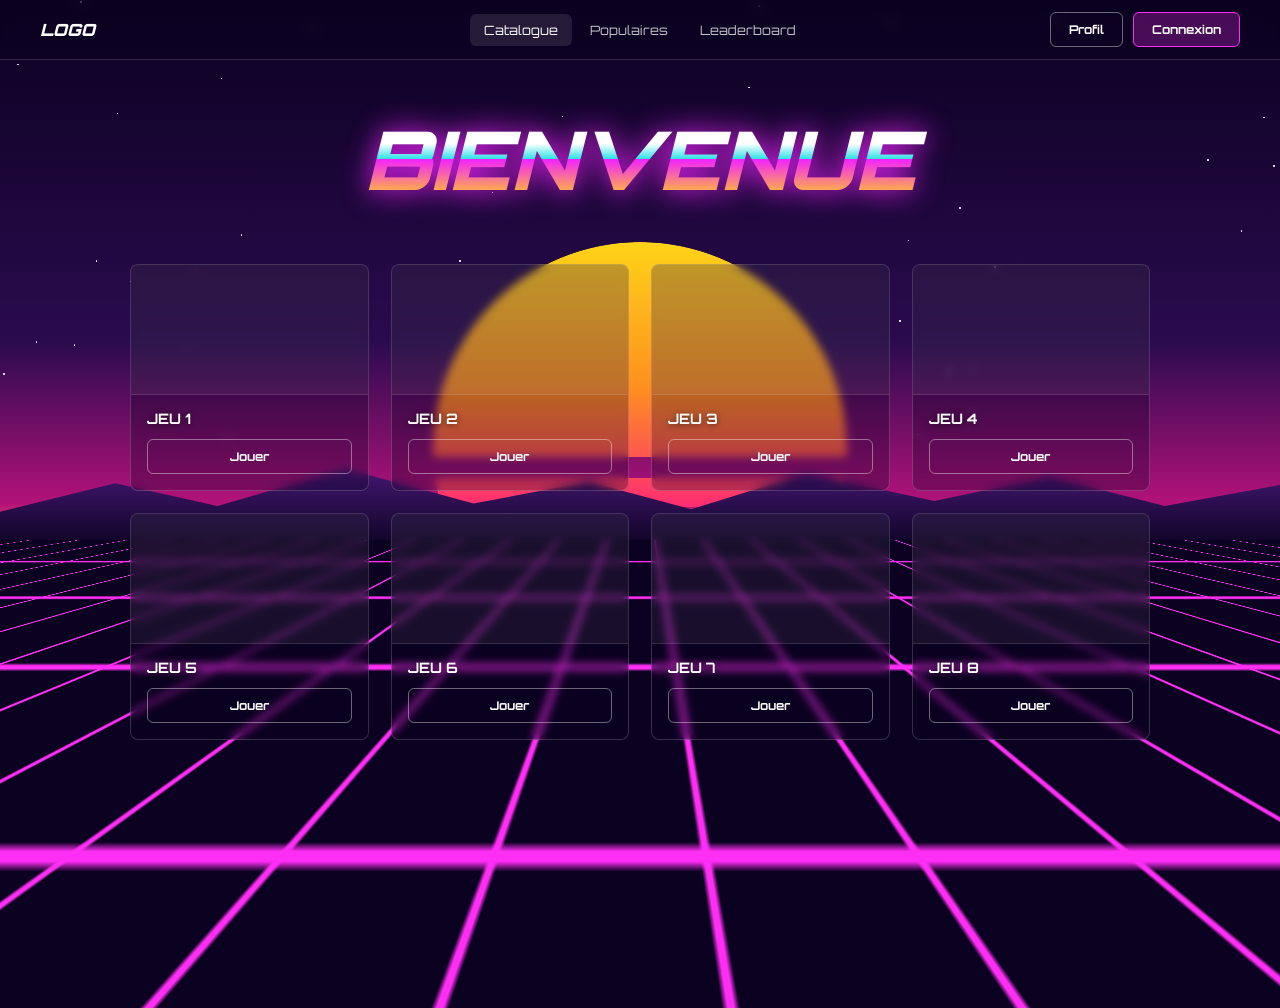
<file: spec/maquettes/index.html>
<!DOCTYPE html>
<html lang="en">
<head>
    <meta charset="UTF-8">
    <meta name="viewport" content="width=device-width, initial-scale=1.0">
    <title>Catalogue</title>
    <link href="https://fonts.googleapis.com/css2?family=Orbitron:wght@500;700;900&display=swap" rel="stylesheet">
    <link rel="stylesheet" href="style/style_index.css">
</head>
<body>
    <div class="stars"></div>
    <div class="sun"></div>
    <div class="mountains"></div>
    <div class="grid"></div>

    <header class="navbar">
        <a href="index.html" class="logo">LOGO</a>

        <nav class="nav-links">
            <a href="index.html" class="active">Catalogue</a>
            <a href="PagePopulaire.html">Populaires</a>
            <a href="PageLeaderboard.html">Leaderboard</a>
            
        </nav>

        <div class="nav-actions">
            <a href="PageDeProfil.html" class="btn btn-ghost">Profil</a>
            <a href="PageDeConnexion.html" class="btn btn-main">Connexion</a>
        </div>
    </header>

    <h1>BIENVENUE</h1>

    <section class="catalog">
        <article class="card">
            <div class="cover"></div>
            <div class="info">
                <h2>JEU 1</h2>
                <a href="PageDeJeu1.html" class="btn btn-ghost">Jouer</a>
            </div>
        </article>

        <article class="card">
            <div class="cover"></div>
            <div class="info">
                <h2>JEU 2</h2>
                <a href="PageDeJeu2.html" class="btn btn-ghost">Jouer</a>
            </div>
        </article>

        <article class="card">
            <div class="cover"></div>
            <div class="info">
                <h2>JEU 3</h2>
                <a href="PageDeJeu1.html" class="btn btn-ghost">Jouer</a>
            </div>
        </article>

        <article class="card">
            <div class="cover"></div>
            <div class="info">
                <h2>JEU 4</h2>
                <a href="PageDeJeu1.html" class="btn btn-ghost">Jouer</a>
            </div>
        </article>

        <article class="card">
            <div class="cover"></div>
            <div class="info">
                <h2>JEU 5</h2>
                <a href="PageDeJeu1.html" class="btn btn-ghost">Jouer</a>
            </div>
        </article>

        <article class="card">
            <div class="cover"></div>
            <div class="info">
                <h2>JEU 6</h2>
                <a href="PageDeJeu1.html" class="btn btn-ghost">Jouer</a>
            </div>
        </article>

        <article class="card">
            <div class="cover"></div>
            <div class="info">
                <h2>JEU 7</h2>
                <a href="PageDeJeu1.html" class="btn btn-ghost">Jouer</a>
            </div>
        </article>

        <article class="card">
            <div class="cover"></div>
            <div class="info">
                <h2>JEU 8</h2>
                <a href="PageDeJeu1.html" class="btn btn-ghost">Jouer</a>
            </div>
        </article>
    </section>

    <script src="script/script.js"></script>
</body>
</html>
</file>
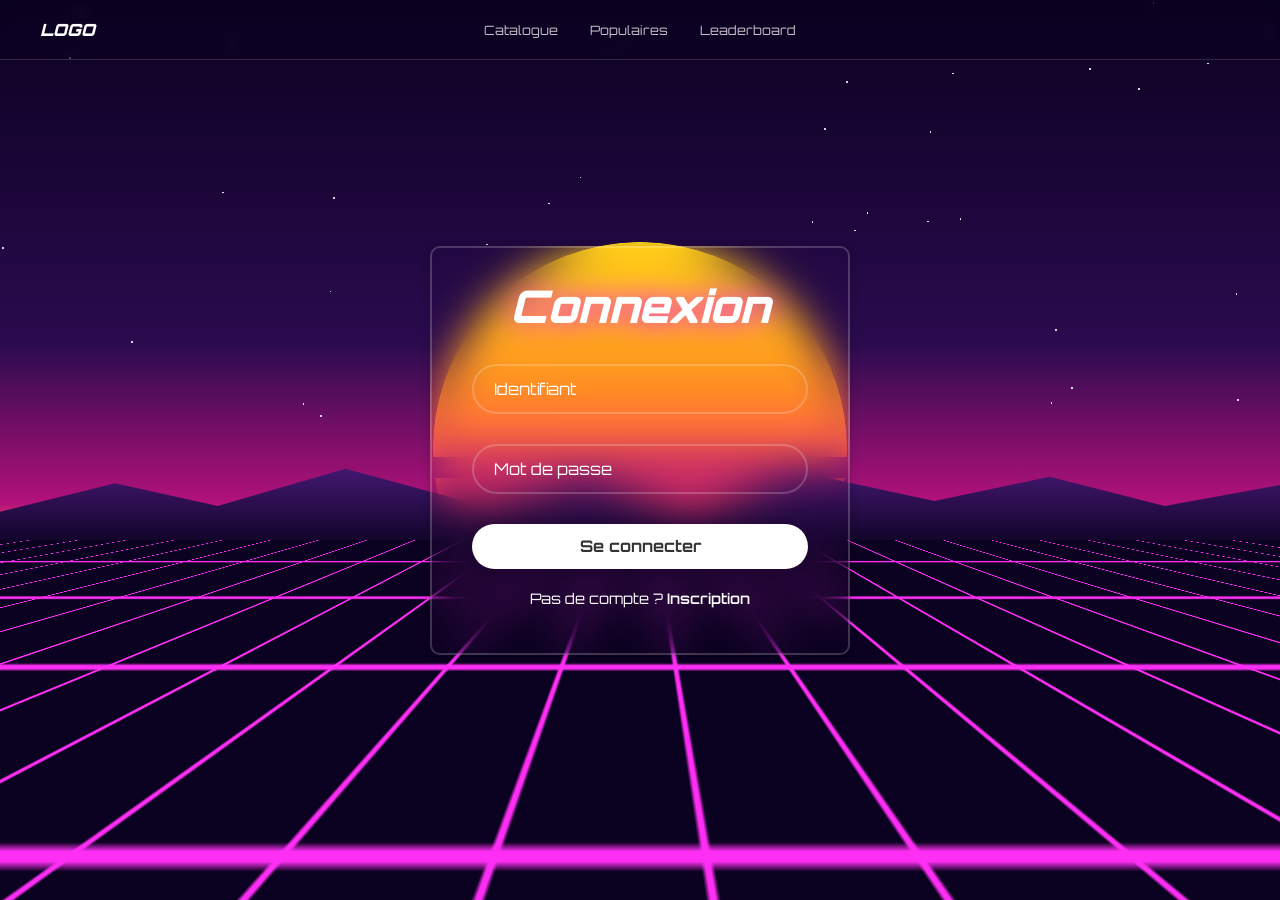
<file: spec/maquettes/PageDeConnexion.html>
<!DOCTYPE html>
<html lang="fr">
<head>
    <meta charset="UTF-8">
    <title>Page de connexion</title>

    <!--Importation de boxicons pour les icons-->
    <link href="https://cdn.boxicons.com/3.0.8/fonts/filled/boxicons-filled.min.css" rel="stylesheet">

    <!-- Lien vers Google Fonts -->
    <link rel="preconnect" href="https://fonts.googleapis.com">
    <link rel="preconnect" href="https://fonts.gstatic.com" crossorigin>
<!--    <link href="https://fonts.googleapis.com/css2?family=Poppins:wght@400;600&display=swap" rel="stylesheet">-->
    <link href="https://fonts.googleapis.com/css2?family=Orbitron:wght@500;700;900&display=swap" rel="stylesheet">

    <link rel="stylesheet" href="style/style_formulaire.css">


</head>
<body>
    <div class="stars"></div>
    <div class="sun"></div>
    <div class="mountains"></div>
    <div class="grid"></div>

    <header class="navbar">
        <a href="index.html" class="logo">LOGO</a>

        <nav class="nav-links">
            <a href="index.html">Catalogue</a>
            <a href="PagePopulaire.html">Populaires</a>
            <a href="PageLeaderboard.html">Leaderboard</a>

        </nav>

    </header>

    <div class="wrapper">
        <form action="">
            <h1>Connexion</h1>

            <div class="input-a">
                <input type="text" name="identifiant" aria-label="Identifiant" placeholder="Identifiant" required>
                <i class="bxf bx-user"></i> <!-- icon utilisateur -->
            </div>

            <div class="input-a">
                <input type="password" name="motdepasse" aria-label="Mot de passe" placeholder="Mot de passe" required>
                <i class="bxf bx-lock"></i> <!-- icon cadenas -->
            </div>

            <button type="submit" class="btn">Se connecter</button>

            <div class="creation_compte">
                <p>Pas de compte ? <a href="PageInscription.html">Inscription</a></p>

            </div>
        </form>
    </div>

    <script src="script/script.js"></script>
</body>
</html>
</file>
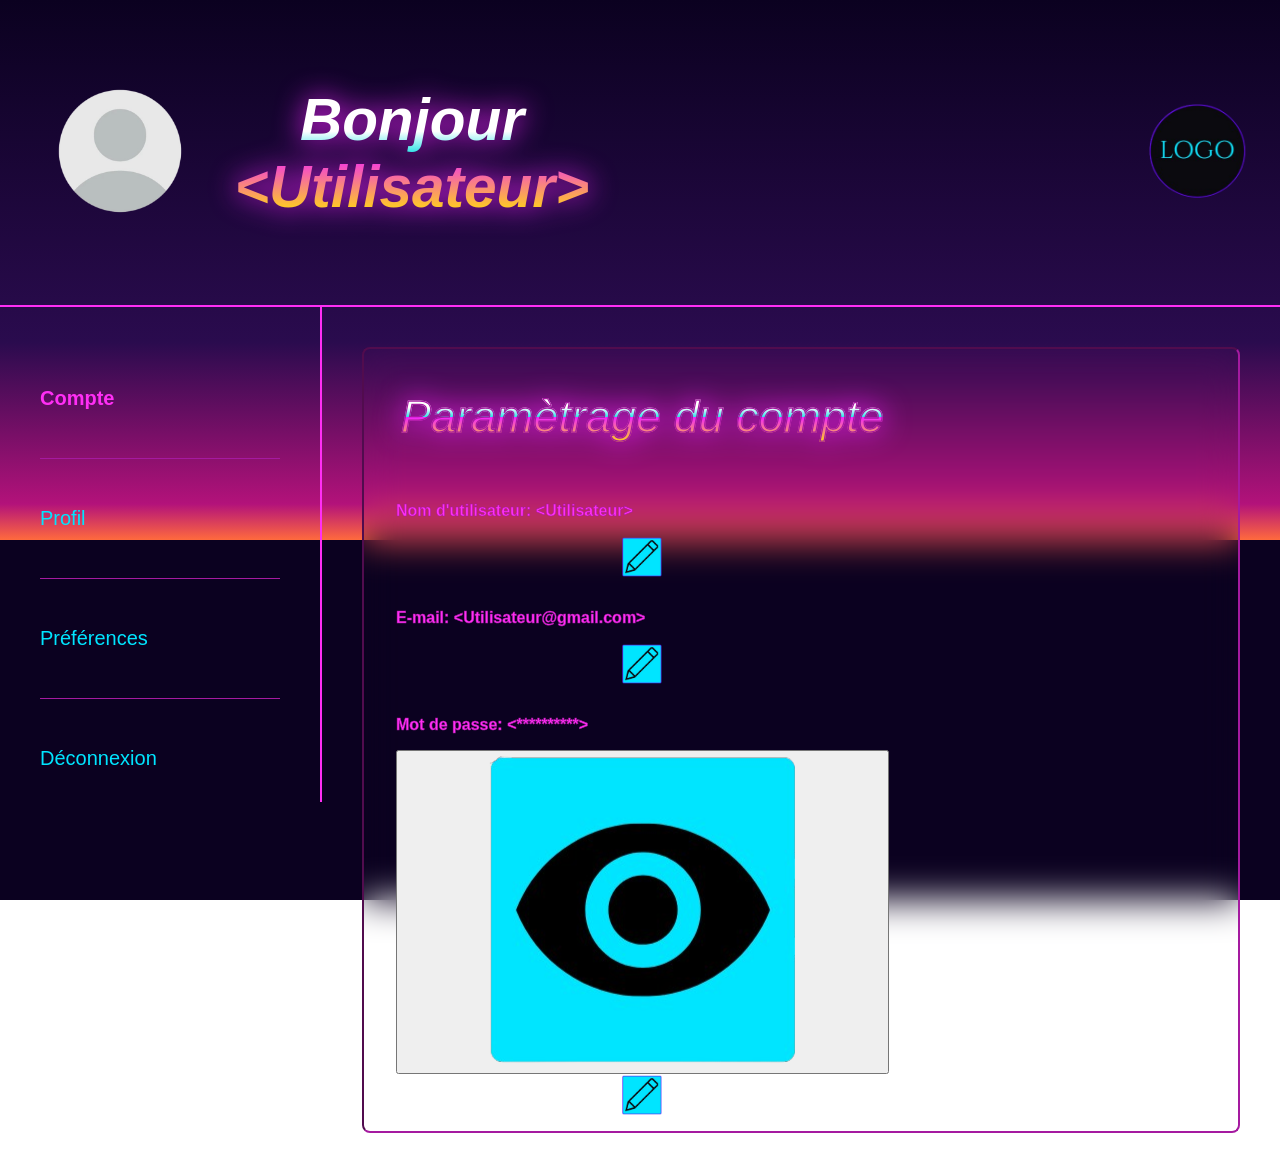
<file: spec/maquettes/PageDeProfil.html>
<!DOCTYPE html>
<html lang="en">
<head>
	<meta charset="UTF-8">
	<title>Title</title>
	<link rel="stylesheet" href="style/style_profil.css">

</head>
<body>
	<header id="entete">
        	<nav id="nav_horizontale">
            	<ul>
                	<li>
						<label for="clic-profil">
							<img src="public/images/photoProfilAnonyme.png" alt="Photo de profil" width=500 height=500 id="imageProfil">
						</label>
					</li>
                	<li><h1>Bonjour &ltUtilisateur&gt</h1></li>
            	</ul>
            	<ul id="menu">
                	<li >
						<a href="index.php">
  							<img src="public/images/LogoPlaceHolder.png" alt="Logo vers le menu" width=216 height=222 id="imageLogo">
						</a>
					</li>
            	</ul>
        </nav>
    </header>

	<div id = "paramètres">
		<input type="radio" id="clic-compte" name="clic-parametres" checked>
  		<input type="radio" id="clic-profil" name="clic-parametres">
 		<input type="radio" id="clic-preferences" name="clic-parametres">
  		<input type="radio" id="clic-déconnexion" name="clic-parametres">
		<nav id="nav_verticale">
			<ul>
				<li class="lien_navigation"><label for="clic-compte">Compte</label></li>
      			<li class="lien_navigation"><label for="clic-profil">Profil</label></li>
      			<li class="lien_navigation"><label for="clic-preferences">Préférences</label></li>
      			<li class="lien_navigation" id="dernier"><label for="clic-déconnexion">Déconnexion</label></li>
			</ul>
		</nav>

		<div id="contenu_paramètre">
			<section id="compte" class="section_paramètre">
				<h2> Paramètrage du compte </h2>
				<form>
					<div>
						<p> Nom d'utilisateur: &ltUtilisateur&gt </p>
						<button type="button" class="modification"> <img src="public/images/modification.png" width=420 height=420 alt="image du bouton de modification"> </button>
					</div>
					<div>
						<p> E-mail: &ltUtilisateur@gmail.com&gt </p>
						<button type="button" class="modification"> <img src="public/images/modification.png" width=420 height=420 alt="image du bouton de modification"> </button>
					</div>
					<div>
						<p> Mot de passe: &lt**********&gt </p>
						<button type="button" class="visibilité"> <img src="public/images/visibilité.png" width=315 height="315"  alt="image du bouton de visibilité du mot de passe"> </button>
						<button type="button" class="modification"> <img src="public/images/modification.png" width=420 height=420 alt="image du bouton de modification"> </button>
					</div>
				</form>
			</section> 
			<section id="profil" class="section_paramètre">
				<h2> Paramètrage du profil </h2>
				<form>
					<div>
						<p> Photo de profil: <img src="public/images/photoProfilAnonyme.png" alt="Photo de profil" width=500 height=500 id="imageProfilParamètres"> </p>
						<button type="button" class="modification"> <img src="public/images/modification.png" width=420 height=420 alt="image du bouton de modification"> </button>
					</div>
					<div>
						<p> Description: </p>
						<div>
							<p> description utilisateur </p>
						</div>
						<button type="button" class="modification"> <img src="public/images/modification.png" width=420 height=420 alt="image du bouton de modification"> </button>
					</div>
					<div>
						<p> Pseudo: &ltUser&gt </p>
						<button type="button" class="modification"> <img src="public/images/modification.png" width=420 height=420 alt="image du bouton de modification"> </button>
					</div>
				</form>
			</section> 
			<section id="preferences" class="section_paramètre">
				<h2> Paramètrage des préférences </h2>
				<form>
					<div>
						<p> Thème: <img src="public/images/thèmePlaceHolder.png" alt="thème de couleur du site"> </p>
						<button type="button" class="modification"> <img src="public/images/modification.png" width=420 height=420 alt="image du bouton de modification"> </button>
					</div>
					<div>
						<p> Visibilité dans le leaderboard: oui </p>
						<button type="button" class="modification"> <img src="public/images/modification.png" width=420 height=420 alt="image du bouton de modification"> </button>
					</div>
				</form>
			</section> 
			<section id="déconnexion" class="section_paramètre">
				<h2> Déconnexion </h2>
				<form>
					<div>
						<button type="button" id="bouton_déconnexion"> Se déconnecter </button>
					</div>
					<div>
						<button type="button" id="bouton_supression"> Supprimer le compte </button>
					</div>
				</form>
			</section> 
		</div>
	</div>

</body>
</html>
</file>
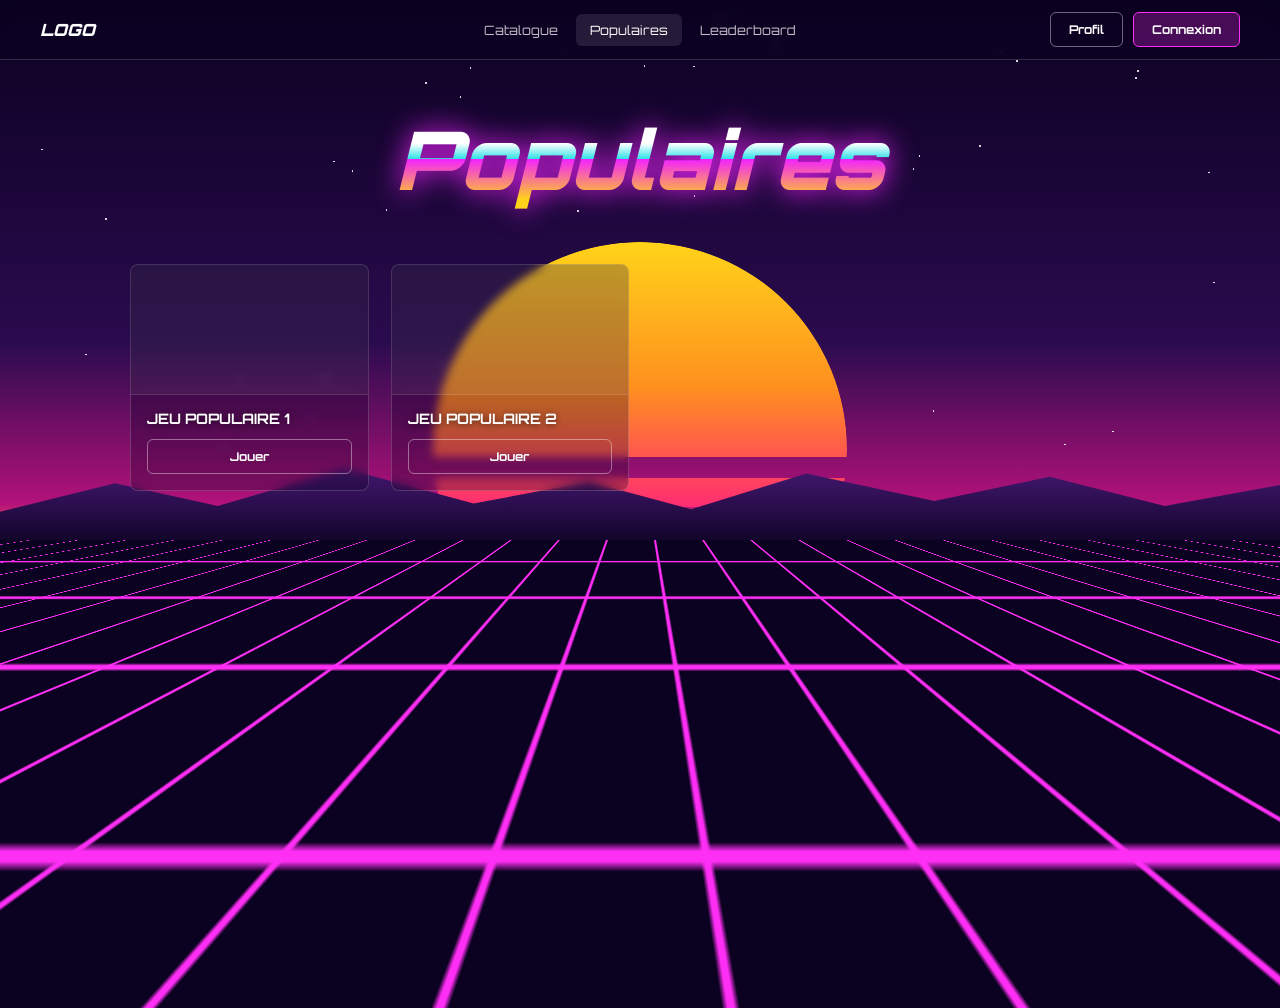
<file: spec/maquettes/PagePopulaire.html>
<!DOCTYPE html>
<html lang="en">
<head>
    <meta charset="UTF-8">
    <meta name="viewport" content="width=device-width, initial-scale=1.0">
    <title>Populaires</title>
    <link href="https://fonts.googleapis.com/css2?family=Orbitron:wght@500;700;900&display=swap" rel="stylesheet">
    <link rel="stylesheet" href="style/style_index.css">
</head>
<body>
    <div class="stars"></div>
    <div class="sun"></div>
    <div class="mountains"></div>
    <div class="grid"></div>

    <header class="navbar">
        <a href="index.html" class="logo">LOGO</a>

        <nav class="nav-links">
            <a href="index.html">Catalogue</a>
            <a href="PagePopulaire.html" class="active">Populaires</a>
            <a href="PageLeaderboard.html">Leaderboard</a>
            
        </nav>

        <div class="nav-actions">
            <a href="PageDeProfil.html" class="btn btn-ghost">Profil</a>
            <a href="PageDeConnexion.html" class="btn btn-main">Connexion</a>
        </div>
    </header>

    <h1>Populaires</h1>

    <section class="catalog">
        <article class="card">
            <div class="cover"></div>
            <div class="info">
                <h2>JEU POPULAIRE 1</h2>
                <a href="PageDeJeu1.html" class="btn btn-ghost">Jouer</a>
            </div>
        </article>

        <article class="card">
            <div class="cover"></div>
            <div class="info">
                <h2>JEU POPULAIRE 2</h2>
                <a href="PageDeJeu2.html" class="btn btn-ghost">Jouer</a>
            </div>
        </article>

    </section>

    <script src="script/script.js"></script>
</body>
</html>
</file>
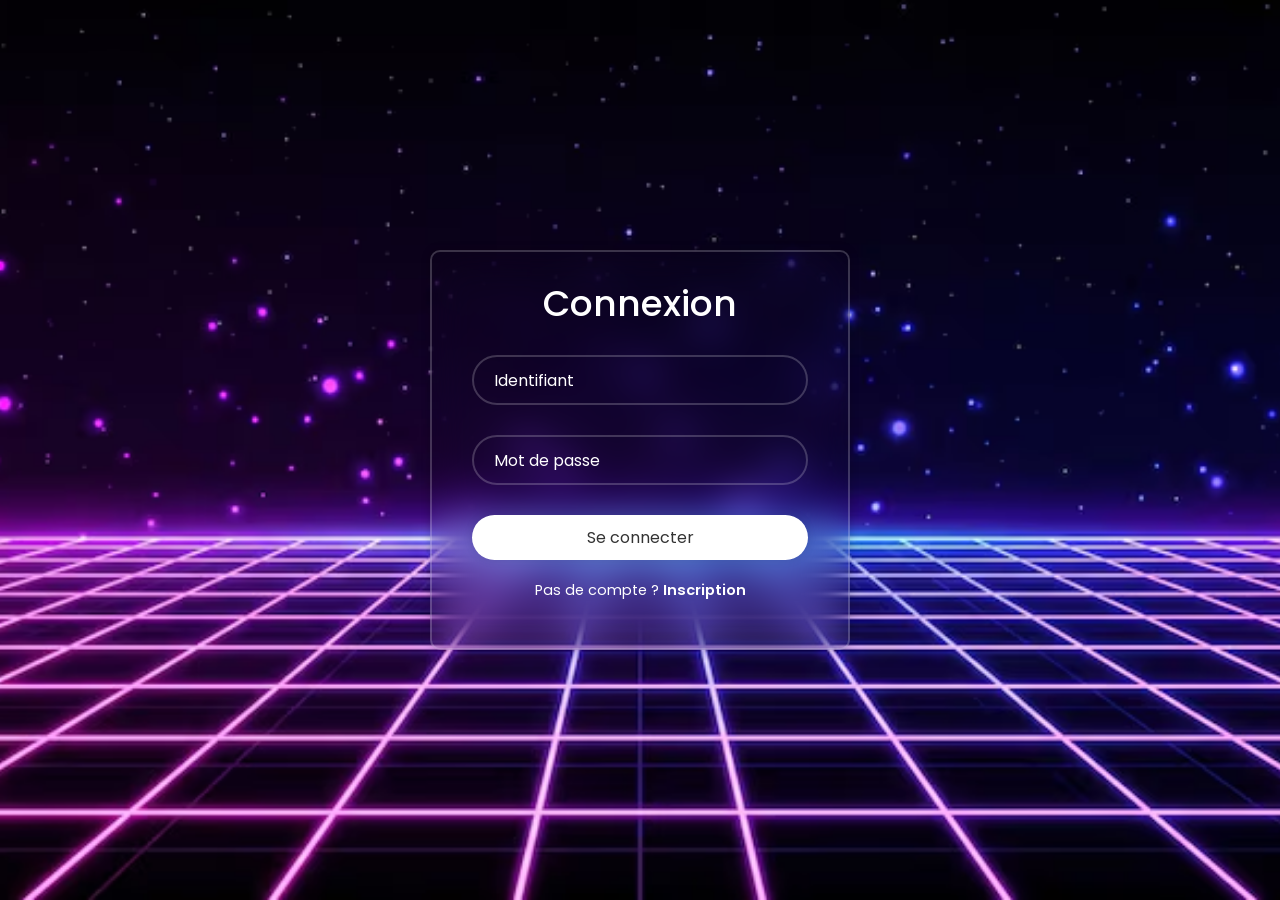
<file: spec/maquettes/maquette/PageDeConnexion.html>
<!DOCTYPE html>
<html lang="fr">
<head>
    <meta charset="UTF-8">
    <title>Page de connexion</title>

    <!--Importation de boxicons pour les icons-->
    <link rel="stylesheet" href="https://stackpath.bootstrapcdn.com/bootstrap/4.4.1/css/bootstrap.min.css">
    <link href="https://cdn.boxicons.com/3.0.8/fonts/filled/boxicons-filled.min.css" rel="stylesheet">

    <!-- Lien vers Google Fonts -->
    <link rel="preconnect" href="https://fonts.googleapis.com">
    <link rel="preconnect" href="https://fonts.gstatic.com" crossorigin>
    <link href="https://fonts.googleapis.com/css2?family=Poppins:wght@400;600&display=swap" rel="stylesheet">

    <link rel="stylesheet" href="style/style_formulaire.css">


</head>
<body>

<div class="wrapper">
    <form action="">
        <h1>Connexion</h1>

        <div class="input-a">
            <input type="text" name="identifiant" placeholder="Identifiant" required>
            <i class="bxf bx-user"></i> <!-- icon utilisateur -->
        </div>

        <div class="input-a">
            <input type="password" name="motdepasse" placeholder="Mot de passe" required>
            <i class="bxf bx-lock"></i> <!-- icon cadenas -->
        </div>

        <button type="submit" class="btn">Se connecter</button>

        <div class="creation_compte">
            <p>Pas de compte ? <a href="#">Inscription</a></p>

        </div>
    </form>
</div>


</body>
</html>
</file>
<file: spec/maquettes/style/style_index.css>
* {
    margin: 0;
    padding: 0;
    box-sizing: border-box;
}

body {
    min-height: 100vh;
    overflow-x: hidden;
    font-family: 'Orbitron', sans-serif;
    color: #fff;
    background: linear-gradient(#0b0120, #2a0b4e 38%,#b3127a 56%, #ff6a3d 60%, #0b0120 60%);
    background-attachment: fixed;
}


.stars {
    position: fixed;
    inset: 0;
    pointer-events: none;
}

.sun {
    width: 46vmin;
    aspect-ratio: 1;
    background: linear-gradient(#ffd319,#ff901f 35%, #ff2975 65%, #f222ff);
    border-radius: 50%;
    position: fixed;
    left: 50%;
    top: 60%;
    translate: -50% -72%;
    mask: linear-gradient(#000 52%, transparent 52% 57%,
    #000 57% 64%, transparent 64% 70%, #000 70% 77%, 
    transparent 77% 85%, #000 85%);
}

.mountains {
    height: 9vmin;
    background: linear-gradient(#4a1a7a, #12052b);
    clip-path: polygon(0 100%, 0 65%, 9% 30%, 17% 58%, 27%
    12%, 37% 55%, 46% 28%, 54% 62%, 63% 18%, 73% 52%, 82% 22%, 
    91% 58%, 100% 32%, 100% 100%);
    width: 100%;
    position: fixed;
    bottom: 40%;
}

.grid {
    height: 40%;
    background: linear-gradient(transparent 94%, #ff2ef5 94%) 0 0 / 
    100% 36px,
        linear-gradient(90deg, transparent 96%, #ff2ef5
        96%) 0 0 / 48px 100%,
            #0b0120;
    width: 200%;
    position: fixed;
    top: 60%;
    left: -50%;
    transform-origin: top;
    transform: perspective(160px) rotateX(60deg);
    animation: drive 1.2s linear infinite; 
}

@keyframes drive {
    to { background-position: 0 36px, 0 0, 0 0;}
}

h1 {
    color: transparent;
    font: italic 900 9vmin 'Orbitron', sans-serif;
    text-align: center;
    position: relative;
    margin-top: 12vh;
    background: linear-gradient(#fff 35%, #2de2e6 50%, 
    #f222ff 50%, #ffd319 90%);
    -webkit-background-clip: text;
    background-clip: text;
    filter: drop-shadow(0 0 14px #f222ff);
}

.stars i {
    background: #fff;
    padding: 0.8px;
    position: absolute;
    border-radius: 50%;
    animation: twinkle 1.5s infinite alternate;
}

@keyframes twinkle {
    to { opacity: 0.15;}
}

.navbar {
    position: fixed;
    top: 0;
    left: 0;
    right: 0;
    z-index: 100;
    height: 60px;
    padding: 0 clamp(14px, 4vw, 40px);
    display: grid;
    grid-template-columns: 1fr auto 1fr;
    align-items: center;
    background: rgba(11, 1, 32, 0.3);
    backdrop-filter: blur(6px);
    -webkit-backdrop-filter: blur(6px);
    border-bottom: 1px solid rgba(255, 255, 255, 0.15);
}

.logo {
    justify-self: start;
    font-weight: 900;
    font-style: italic;
    font-size: 1.05rem;
    text-decoration: none;
    color: #fff;
    white-space: nowrap;
}

.nav-links {
    display: flex;
    gap: 4px;
}

.nav-links a {
    color: rgba(255, 255, 255, 0.75);
    text-decoration: none;
    font-size: 0.8rem;
    padding: 8px 14px;
    border-radius: 6px;
    transition: color 0.2s, background 0.2s;
}

.nav-links a:hover,
.nav-links a.active {
    color: #fff;
    background: rgba(255, 255, 255, 0.1);
}

.nav-actions {
    justify-self: end;
    display: flex;
    gap: 10px;
}


.btn {
    font-family: inherit;
    font-weight: 700;
    font-size: 0.75rem;
    text-decoration: none;
    text-align: center;
    padding: 9px 18px;
    border-radius: 6px;
    white-space: nowrap;
    transition: background 0.2s, border-color 0.2s;
}

.btn-ghost {
    color: #fff;
    border: 1px solid rgba(255, 255, 255, 0.4);
    background: transparent;
}

.btn-ghost:hover {
    background: rgba(255, 255, 255, 0.12);
    border-color: #fff;
}

.btn-main {
    color: #fff;
    border: 1px solid #ff2ef5;
    background: rgba(255, 46, 245, 0.25);
}

.btn-main:hover {
    background: rgba(255, 46, 245, 0.5);
}


.catalog {
    position: relative;
    max-width: 1100px;
    margin: 6vh auto 0;
    padding: 0 clamp(14px, 4vw, 40px) 80px;
    display: grid;
    grid-template-columns: repeat(auto-fill, minmax(210px, 1fr));
    gap: 22px;
}

.card {
    display: flex;
    flex-direction: column;
    background: rgba(11, 1, 32, 0.28);
    border: 1px solid rgba(255, 255, 255, 0.18);
    border-radius: 8px;
    overflow: hidden;
    backdrop-filter: blur(4px);
    -webkit-backdrop-filter: blur(4px);
    transition: border-color 0.2s, background 0.2s;
}

.card:hover {
    border-color: rgba(255, 255, 255, 0.55);
    background: rgba(11, 1, 32, 0.4);
}

.cover {
    height: 130px;
    background: rgba(255, 255, 255, 0.06);
    border-bottom: 1px solid rgba(255, 255, 255, 0.12);
}

.info {
    padding: 14px 16px 16px;
    display: flex;
    flex-direction: column;
    gap: 12px;
}

.info h2 {
    font-size: 0.9rem;
    font-weight: 700;
    text-shadow: 0 1px 6px rgba(0, 0, 0, 0.6);
}


@media (max-width: 720px) {
    .navbar { display: flex; justify-content: space-between; }
    .nav-links { display: none; }
    .logo { font-size: 0.9rem; }
    .btn { padding: 8px 12px; }
}


.board {
    position: relative;
    max-width: 700px;
    margin: 6vh auto 80px;
    width: calc(100% - 2 * clamp(14px, 4vw, 40px));
    background: rgba(11, 1, 32, 0.28);
    border: 1px solid rgba(255, 255, 255, 0.18);
    border-radius: 8px;
    backdrop-filter: blur(4px);
    -webkit-backdrop-filter: blur(4px);
    overflow: hidden;
}

.board-head,
.board-row {
    display: grid;
    grid-template-columns: 60px 1fr auto;
    align-items: center;
    padding: 14px 24px;
}

.board-head {
    font-size: 0.7rem;
    color: rgba(255, 255, 255, 0.6);
    background: rgba(255, 255, 255, 0.06);
    border-bottom: 1px solid rgba(255, 255, 255, 0.12);
}

.board-row {
    font-size: 0.9rem;
    transition: background 0.2s;
}

.board-row + .board-row {
    border-top: 1px solid rgba(255, 255, 255, 0.08);
}

.board-row:hover {
    background: rgba(255, 255, 255, 0.08);
}

.board-row .rank {
    color: rgba(255, 255, 255, 0.6);
}

.board-row.top .rank {
    color: #ffd319;
    font-weight: 700;
}

.board-row .score {
    font-weight: 700;
    text-align: right;
}

.board-row,
.board-head {
    text-shadow: 0 1px 6px rgba(0, 0, 0, 0.6);
}
</file>
<file: spec/maquettes/style/style_formulaire.css>
*{
    margin: 0;
    padding: 0;
    box-sizing: border-box;
    font-family: 'Orbitron', sans-serif;
}

/*body{*/
/*    display: flex;*/
/*    justify-content: center;*/
/*    align-items: center;*/
/*    min-height: 100vh;*/
/*    background-image: url("img/fond_ecran1.jpg") !important;*/
/*    !*background-color: seagreen !important;*!*/
/*}*/

.navbar {
    position: fixed;
    top: 0;
    left: 0;
    right: 0;
    z-index: 100;
    height: 60px;
    padding: 0 clamp(14px, 4vw, 40px);
    display: grid;
    grid-template-columns: 1fr auto 1fr;
    align-items: center;
    background: rgba(11, 1, 32, 0.3);
    backdrop-filter: blur(6px);
    -webkit-backdrop-filter: blur(6px);
    border-bottom: 1px solid rgba(255, 255, 255, 0.15);
}


.logo {
    justify-self: start;
    font-weight: 900;
    font-style: italic;
    font-size: 1.05rem;
    text-decoration: none;
    color: #fff;
    white-space: nowrap;
}

.nav-links {
    display: flex;
    gap: 4px;
}

.nav-links a {
    color: rgba(255, 255, 255, 0.75);
    text-decoration: none;
    font-size: 0.8rem;
    padding: 8px 14px;
    border-radius: 6px;
    transition: color 0.2s, background 0.2s;
}

.nav-links a:hover,
.nav-links a.active {
    color: #fff;
    background: rgba(255, 255, 255, 0.1);
}

.nav-actions {
    justify-self: end;
    display: flex;
    gap: 10px;
}



.stars {
    position: fixed;
    inset: 0;
    pointer-events: none;
}

.sun {
    width: 46vmin;
    aspect-ratio: 1;
    background: linear-gradient(#ffd319,#ff901f 35%, #ff2975 65%, #f222ff);
    border-radius: 50%;
    position: fixed;
    left: 50%;
    top: 60%;
    translate: -50% -72%;
    mask: linear-gradient(#000 52%, transparent 52% 57%,
    #000 57% 64%, transparent 64% 70%, #000 70% 77%,
    transparent 77% 85%, #000 85%);
}

.mountains {
    height: 9vmin;
    background: linear-gradient(#4a1a7a, #12052b);
    clip-path: polygon(0 100%, 0 65%, 9% 30%, 17% 58%, 27%
    12%, 37% 55%, 46% 28%, 54% 62%, 63% 18%, 73% 52%, 82% 22%,
    91% 58%, 100% 32%, 100% 100%);
    width: 100%;
    position: fixed;
    bottom: 40%;
}

.grid {
    height: 40%;
    background: linear-gradient(transparent 94%, #ff2ef5 94%) 0 0 /
    100% 36px,
    linear-gradient(90deg, transparent 96%, #ff2ef5
            96%) 0 0 / 48px 100%,
    #0b0120;
    width: 200%;
    position: fixed;
    top: 60%;
    left: -50%;
    transform-origin: top;
    transform: perspective(160px) rotateX(60deg);
    animation: drive 1.2s linear infinite;
}

@keyframes drive {
    to { background-position: 0 36px, 0 0, 0 0;}
}

.stars i {
    background: #fff;
    padding: 0.8px;
    position: absolute;
    border-radius: 50%;
    animation: twinkle 1.5s infinite alternate;
}

@keyframes twinkle {
    to { opacity: 0.15;}
}


body {
    display: flex;
    justify-content: center;
    align-items: center;
    min-height: 100vh;
    /*background-image: url("../public/images/fond_ecran1.jpg") !important  ;*/
    /*background-size: cover;*/
    /*background-position: center;*/
    /*background-repeat: no-repeat;*/
    background: linear-gradient(#0b0120, #2a0b4e 38%,#b3127a 56%, #ff6a3d 60%, #0b0120 60%);
    background-attachment: fixed;
}

.wrapper{
    width: 420px;
    background: transparent;
    border: 2px solid rgba(255,255,255,.2);
    backdrop-filter: blur(20px);
    box-shadow: 0 0 10px rgba(0,0,0,.2);
    color: #fff;
    border-radius: 10px;
    padding: 30px 40px;
}

.wrapper h1{
    /*font-size: 36px;*/
    /*text-align: center;*/
    color: white;
    font: italic 900 5vmin 'Orbitron', sans-serif;
    text-align: center;
    position: relative;
    /*background: linear-gradient(#fff 35%, #2de2e6 50%,*/
    /*#f222ff 50%, #ffd319 90%);*/
    -webkit-background-clip: text;
    background-clip: text;
    filter: drop-shadow(0 0 14px #f222ff);
}

.wrapper .input-a{
    position: relative;
    width: 100%;
    height: 50px;
    /*background: salmon;*/
    margin: 30px 0;
}

.input-a input{
    width: 100%;
    height: 100%;
    background: transparent;
    border: none;
    outline: none;
    border : 2px solid rgba(255,255,255, .2);
    border-radius : 40px;
    font-size: 16px;
    color: #ffffff;
    padding: 20px 45px 20px 20px;
}

.input-a input::placeholder{
    color: #fff;
}

.input-a i{
    position : absolute;
    right: 12px;
    top: 50%;
    transform: translateY(-50%);
    font-size : 20px;

}

.nav-actions {
    justify-self: end;
    display: flex;
    gap: 10px;
}


.btn {
    font-family: inherit;
    font-weight: 700;
    font-size: 0.75rem;
    text-decoration: none;
    text-align: center;
    padding: 9px 18px;
    border-radius: 6px;
    white-space: nowrap;
    transition: background 0.2s, border-color 0.2s;
}

.btn-ghost {
    color: #fff;
    border: 1px solid rgba(255, 255, 255, 0.4);
    background: transparent;
}

.btn-ghost:hover {
    background: rgba(255, 255, 255, 0.12);
    border-color: #fff;
}

.btn-main {
    color: #fff;
    border: 1px solid #ff2ef5;
    background: rgba(255, 46, 245, 0.25);
}

.btn-main:hover {
    background: rgba(255, 46, 245, 0.5);
}


.wrapper .btn{
    width: 100%;
    height: 45px;
    background: #ffffff;
    border: none;
    outline: none;
    border-radius: 40px;
    box-shadow: 0 0 10px rgba(0,0,0,.1);
    cursor: pointer;
    font-size: 16px;
    color: #333;
    transition: transform 0.3s ease, box-shadow 0.3s ease;
}

.wrapper .btn:hover {
    /* Aggrandissement équilibré depuis le centre */
    transform: scale(1.05);
    box-shadow: 0 0 15px rgba(255, 255, 255, .4);
}

/*.wrapper .btn:hover{*/
/*    display:flex;*/
/*    justify-content: center;*/
/*    align-items: center;*/
/*    width: 110%;*/
/*    height: 50px;*/
/*    font-size: 18px;*/
/*}*/

.wrapper .creation_compte{
    font-size: 14.5px;
    text-align: center;
    margin: 20px 0 15px;
}

.creation_compte p a{
    color: #fff;
    text-decoration: none;
    font-weight: 600;
}

.creation_compte p a:hover{
    text-decoration: underline;
}
</file>
<file: spec/maquettes/style/style_profil.css>
body {
    min-height: 100vh;
    overflow-x: hidden;
    font-family: 'Orbitron', sans-serif;
    color: #fff;
    background: linear-gradient(#0b0120, #2a0b4e 38%,#b3127a 56%, #ff6a3d 60%, #0b0120 60%);
    background-attachment: fixed;
    margin: 0;
}


.stars {
    position: fixed;
    inset: 0;
    pointer-events: none;
}

.sun {
    width: 46vmin;
    aspect-ratio: 1;
    background: linear-gradient(#ffd319,#ff901f 35%, #ff2975 65%, #f222ff);
    border-radius: 50%;
    position: fixed;
    left: 50%;
    top: 60%;
    translate: -50% -72%;
    mask: linear-gradient(#000 52%, transparent 52% 57%,
    #000 57% 64%, transparent 64% 70%, #000 70% 77%,
    transparent 77% 85%, #000 85%);
}

.mountains {
    height: 9vmin;
    background: linear-gradient(#4a1a7a, #12052b);
    clip-path: polygon(0 100%, 0 65%, 9% 30%, 17% 58%, 27%
    12%, 37% 55%, 46% 28%, 54% 62%, 63% 18%, 73% 52%, 82% 22%,
    91% 58%, 100% 32%, 100% 100%);
    width: 100%;
    position: fixed;
    bottom: 40%;
}

.grid {
    height: 40%;
    background: linear-gradient(transparent 94%, #ff2ef5 94%) 0 0 /
    100% 36px,
    linear-gradient(90deg, transparent 96%, #ff2ef5
            96%) 0 0 / 48px 100%,
    #0b0120;
    width: 200%;
    position: fixed;
    top: 60%;
    left: -50%;
    transform-origin: top;
    transform: perspective(160px) rotateX(60deg);
    animation: drive 1.2s linear infinite;
}

@keyframes drive {
    to { background-position: 0 36px, 0 0, 0 0;}
}

.stars i {
    background: #fff;
    padding: 0.8px;
    position: absolute;
    border-radius: 50%;
    animation: twinkle 1.5s infinite alternate;
}

@keyframes twinkle {
    to { opacity: 0.15;}
}

.stars, .sun, .mountains, .grid {
    z-index: -1;
    pointer-events: none;
}

#nav_horizontale{
    display : flex;
    flex-direction: row;
    justify-content: space-between;
    border-bottom: 0.15em solid #ff2ef5;
}

#nav_horizontale ul{
    display: flex;
    align-items: center;
    flex-direction: row;
    text-decoration: none;
    list-style: none;
    width: 80%;
    margin-bottom: 2em;
    margin-top: 2em;
}

#nav_verticale ul{
    display: flex;
    min-height: 60%;
    justify-content: space-between;
    flex-direction: column;
    text-decoration: none;
    list-style: none;
    width: 75%;
    margin-bottom: 2em;
    margin-top: 2em;
}

#nav_verticale ul li label{
    display: flex;
    flex-direction: row;
    color: #00e5ff;
    text-decoration: none;
    font-size: 20px;
}

#menu{
    justify-content: flex-end;
    margin-right: 2em;
}

#nav_horizontale ul li a{
    display: flex;
    flex-direction: row;
    color: white;
    text-decoration: none;
    font-size: 20px;
}

p{
    font-family: 'Orbitron', sans-serif;
    font-weight: 700;
    color: #ff2ef5;
}

h1 {
    color: transparent;
    font: italic 650 6.5vmin 'Orbitron', sans-serif;
    text-align: center;
    position: relative;
    background: linear-gradient(#fff 35%, #2de2e6 50%, 
    #f222ff 50%, #ffd319 90%);
    -webkit-background-clip: text;
    background-clip: text;
    filter: drop-shadow(0 0 14px #f222ff);
    padding: 5px;
}

h2 {
    color: transparent;
    font: italic 450 4.5vmin 'Orbitron', sans-serif;
    text-align: left;
    position: relative;
    background: linear-gradient(#fff 35%, #2de2e6 50%, 
    #f222ff 50%, #ffd319 90%);
    -webkit-background-clip: text;
    background-clip: text;
    filter: drop-shadow(0 0 14px #f222ff);
    padding: 5px;
}

h3 {
    color: transparent;
    font: italic 300 4.5vmin 'Orbitron', sans-serif;
    text-align: left;
    position: relative;
    background: linear-gradient(#fff 35%, #2de2e6 50%, 
    #f222ff 50%, #ffd319 90%);
    -webkit-background-clip: text;
    background-clip: text;
    filter: drop-shadow(0 0 14px #f222ff);
    padding: 5px;
}

label {
    cursor: pointer;
}

button {
    cursor: pointer;
}

.image_ronde {
    border-radius: 50%;
}

#span_image {
    position: relative;
    display: inline-block;
}

#imageProfil{
    cursor: pointer;
    width: 10em;
    height: 10em;
}

#imageProfilHover {
    position: absolute;
    inset: 0;
    margin: auto;
    width: 8em;
    height: 8em;
    z-index: 2;
    opacity: 0.8;
    display: none;
    pointer-events: none;
}

#span_image:hover #imageProfilHover {
    display: block;
}

#imageProfilParamètres{
    width: 18em;
    height: 18em;
}

#imageLogo{
    width: 5em;
    height: 5em;
}

#paramètres{
    display: flex;
    flex-direction: row;
}

#nav_verticale{
    height: 60%;
    justify-content: space-between;
    border-right: 0.15em solid #ff2ef5;
    width: 25%;
}

footer {
    border-top: 0.15em solid #ff2ef5;
}

input[type="radio"][name="clic-parametres"],
.checkbox-modif,
.checkbox-visibilite {
    position: absolute;
    opacity: 0;
    width: 1px;
    height: 1px;
}

#clic-compte:focus-visible ~ #nav_verticale label[for="clic-compte"],
#clic-profil:focus-visible ~ #nav_verticale label[for="clic-profil"],
#clic-preferences:focus-visible ~ #nav_verticale label[for="clic-preferences"],
#clic-déconnexion:focus-visible ~ #nav_verticale label[for="clic-déconnexion"],
.checkbox-modif:focus-visible + .modification,
.checkbox-visibilite:focus-visible + .visibilité {
    outline: 3px solid #00e5ff;
    outline-offset: 4px;
}

.formulaire-modification {
    display: none;
}

.ligne:has(.checkbox-modif:checked) ~ .formulaire-modification {
    display: flex;
    flex-direction: column;
}

.section_paramètre {
    display: none;
    margin-left: 2em;
}

.section_paramètre div {
    display: flex;
    flex-direction: column;
    margin-bottom: 0.75em;
}

.section_paramètre div .ligne {
    display: flex;
    flex-direction: row;
    margin-bottom: 0.75em;
}

.section_paramètre div p {
    align-items: center;
    margin-right: 2em;
}

.section_paramètre div label {
    margin-left: 0.75em;
    margin-right: 1em;
}

.section_paramètre h2 {
    font-size: 45px;
}

#contenu_paramètre {
    margin: 2.5em;
    display: flex;
    flex-grow: 1;
    width: auto;
    border: 2px inset #a51aa0;
    border-radius: 8px;
    backdrop-filter: blur(18px);
    color: #600F5D3F;
}

#contenu_paramètre * {
    -webkit-text-stroke: 0.5px #a51aa0;
}

#contenu_paramètre h2, #contenu_paramètre h3 {
    -webkit-text-stroke: 1.25px #a51aa0;
}

#contenu_paramètre #bouton_déconnexion {
    -webkit-text-stroke: 0.5px #707070;
}

#contenu_paramètre #bouton_supression {
    -webkit-text-stroke: 0.5px #ff1010;
}

.formulaire-modification {
    border: 2px outset #a51aa0;
    box-shadow: 0 0 20px #ff2ef580;
    -webkit-text-stroke: 0;
    padding: 0.5em 3em;
    margin: 0.25em 2.5em;
    border-radius: 6px;
    backdrop-filter: blur(14px);
    background: #52115966;
    color: #a51aa0;
    align-content: center;
}

.formulaire-modification .texte {
    border: 1px solid #00e5ff;
    font-family: 'Orbitron', sans-serif;
    font-weight: 700;
    -webkit-text-stroke: 0;
    padding: 0.75em 0.5em;
    margin: 1em 5em;
    backdrop-filter: blur(10px);
    color: #ff2ef5;
    border-radius: 8px;
    box-shadow: 0 0 10px #00e5ff80;
    background: #3c0e4266;
}

.formulaire-modification .ligne-mdp {
    border: 1px solid #00e5ff;
    border-radius: 8px;
    margin: 1em 5em;
    box-shadow: 0 0 10px #00e5ff80;
    background: #3c0e4266;
    backdrop-filter: blur(10px);
    display: flex;
    flex-direction: row;
    overflow: hidden;
    align-items: center;
    box-sizing: border-box;
    min-width: 0;
}

.formulaire-modification .ligne-mdp .visibilité {
    position: relative;
    display: block;
    align-items: center;
    margin: 0;
    padding: 0;
    flex: 0 0 2.5em;
    width: 2.5em;
    align-self: stretch;
    background: #00e5ff;
    border: none;
    overflow: hidden;
    border-radius: 0 7px 7px 0;
    line-height: 0;
}

.formulaire-modification .ligne-mdp .visibilité img {
    position: absolute;
    display: block;
    inset: 0;
    width: 100%;
    height: 100%;
    max-width: none;
    object-fit: cover;
    object-position: center;
    border-radius: 0 7px 7px 0;
}

.formulaire-modification .ligne-mdp .mdp {
    margin: 0;
    font-family: 'Orbitron', sans-serif;
    font-weight: 700;
    font-size: 1rem;
    -webkit-text-stroke: 0;
    padding: 0.75em 0.5em;
    color: #ff2ef5;
    background: transparent;
    border: none;
    flex: 1;
    min-width: 0;
    width: 0;
    box-sizing: border-box;
}

.formulaire-modification .btn {
    border: 1px solid #00e5ff;
    font-family: 'Orbitron', sans-serif;
    font-weight: 700;
    -webkit-text-stroke: 0;
    padding: 1em 0.5em;
    margin: 1.5em 2.5em;
    color: #00e5ff;
    border-radius: 8px;
    backdrop-filter: blur(10px);
    box-shadow: 0 0 10px #00e5ff80;
    background: #6E197866;
}

#contenu_paramètre .formulaire-modification .btn {
    -webkit-text-stroke: 0;
    text-shadow: none;
}

.formulaire-modification input::placeholder {
    font-family: 'Orbitron', sans-serif;
    font-weight: 700;
    -webkit-text-stroke: 0;
    color: #00e5ffa0;
}

.formulaire-modification .texte,
.formulaire-modification .ligne-mdp {
    font-size: 1rem; 
    width: calc(100% - 10em);
    box-sizing: border-box;
}

#clic-compte:checked ~ #contenu_paramètre #compte { 
    display: block; 
}

#clic-profil:checked ~ #contenu_paramètre #profil { 
    display: block; 
}

#clic-preferences:checked ~ #contenu_paramètre #preferences { 
    display: block; 
}

#clic-déconnexion:checked ~ #contenu_paramètre #déconnexion { 
    display: block; 
}

#clic-compte:checked ~ #nav_verticale label[for="clic-compte"],
#clic-profil:checked ~ #nav_verticale label[for="clic-profil"],
#clic-preferences:checked ~ #nav_verticale label[for="clic-preferences"],
#clic-déconnexion:checked ~ #nav_verticale label[for="clic-déconnexion"] {
    color: #ff2ef5;
    font-weight: bold;
}

#paramètres {
    display: flex;
    flex-direction: row;
    align-items: stretch;
    min-height: 75vh;
    width: 100%;
}

.lien_navigation:not([id="dernier"]):not([id="premier"]) {
    padding-top: 3em;
    padding-bottom: 3em;
    border-bottom: 0.05em solid #a51aa0;
    flex:1;
}

.lien_navigation[id="dernier"] {
    padding-top: 3em;
}

.modification {
    background: none;
    border: none;
}

.modification img {
    height: 3em;
    width: auto;
}

#bouton_déconnexion {
    font-family: 'Orbitron', sans-serif;
    font-weight: 700;
    background: none;
    padding: 5px;
    border: 3px solid #767676;
    color: #767676;
    border-radius: 8px;
    margin-bottom: 2em;
}

#bouton_supression {
    font-family: 'Orbitron', sans-serif;
    font-weight: 700;
    background: none;
    padding: 5px;
    border: 3px solid #ff0000;
    color: #ff0000;
    border-radius: 8px;
    margin-bottom: 2em;
}
</file>
<file: spec/maquettes/maquette/style/style_formulaire.css>
*{
    margin: 0;
    padding: 0;
    box-sizing: border-box;
    font-family: "Poppins", sans-serif;
}

/*body{*/
/*    display: flex;*/
/*    justify-content: center;*/
/*    align-items: center;*/
/*    min-height: 100vh;*/
/*    background-image: url("img/fond_ecran1.jpg") !important;*/
/*    !*background-color: seagreen !important;*!*/
/*}*/

body {
    display: flex;
    justify-content: center;
    align-items: center;
    min-height: 100vh;
    background-image: url("../public/images/fond_ecran1.jpg") !important  ;
    background-size: cover;
    background-position: center;
    background-repeat: no-repeat;
}

.wrapper{
    width: 420px;
    background: transparent;
    border: 2px solid rgba(255,255,255,.2);
    backdrop-filter: blur(20px);
    box-shadow: 0 0 10px rgba(0,0,0,.2);
    color: #fff;
    border-radius: 10px;
    padding: 30px 40px;
}

.wrapper h1{
    font-size: 36px;
    text-align: center;
}

.wrapper .input-a{
    position: relative;
    width: 100%;
    height: 50px;
    /*background: salmon;*/
    margin: 30px 0;
}

.input-a input{
    width: 100%;
    height: 100%;
    background: transparent;
    border: none;
    outline: none;
    border : 2px solid rgba(255,255,255, .2);
    border-radius : 40px;
    font-size: 16px;
    color: #ffffff;
    padding: 20px 45px 20px 20px;
}

.input-a input::placeholder{
    color: #fff;
}

.input-a i{
    position : absolute;
    right: 12px;
    top: 50%;
    transform: translateY(-50%);
    font-size : 20px;

}

.wrapper .btn{
    width: 100%;
    height: 45px;
    background: #ffffff;
    border: none;
    outline: none;
    border-radius: 40px;
    box-shadow: 0 0 10px rgba(0,0,0,.1);
    cursor: pointer;
    font-size: 16px;
    color: #333;
    transition: transform 0.3s ease, box-shadow 0.3s ease;
}

.wrapper .btn:hover {
    /* Aggrandissement équilibré depuis le centre */
    transform: scale(1.05);
    box-shadow: 0 0 15px rgba(255, 255, 255, .4);
}

/*.wrapper .btn:hover{*/
/*    display:flex;*/
/*    justify-content: center;*/
/*    align-items: center;*/
/*    width: 110%;*/
/*    height: 50px;*/
/*    font-size: 18px;*/
/*}*/

.wrapper .creation_compte{
    font-size: 14.5px;
    text-align: center;
    margin: 20px 0 15px;
}

.creation_compte p a{
    color: #fff;
    text-decoration: none;
    font-weight: 600;
}

.creation_compte p a:hover{
    text-decoration: underline;
}
</file>
